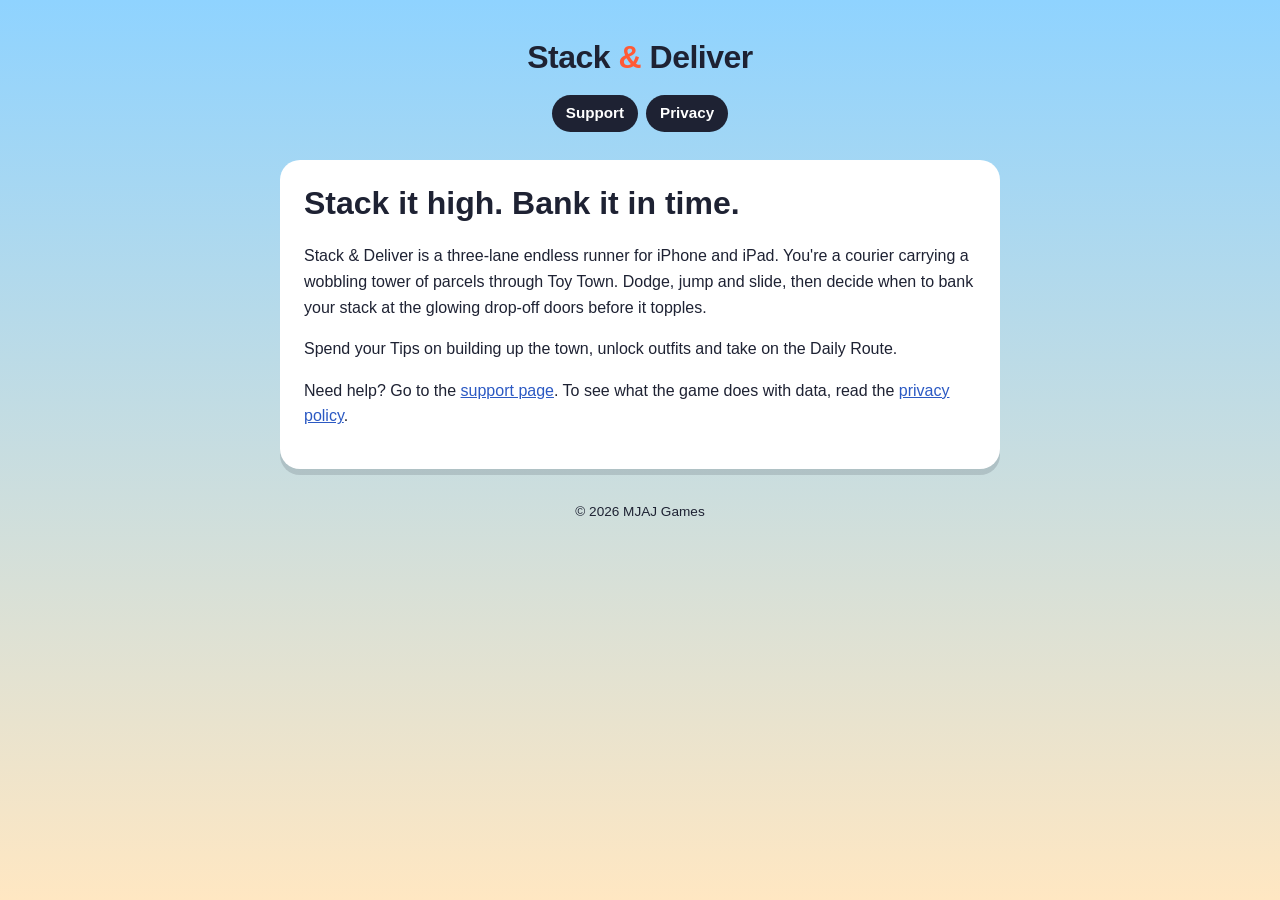
<file: index.html>
<!doctype html>
<html lang="en">
<head>
  <meta charset="utf-8">
  <meta name="viewport" content="width=device-width, initial-scale=1">
  <title>Stack &amp; Deliver</title>
  <meta name="description" content="Stack & Deliver: a wobbly parcel-stacking endless runner for iPhone and iPad.">
  <link rel="stylesheet" href="style.css">
</head>
<body>
  <header>
    <p class="logo"><a href="./">Stack <span>&amp;</span> Deliver</a></p>
    <nav><a href="support.html">Support</a><a href="privacy.html">Privacy</a></nav>
  </header>
  <main>
    <h1>Stack it high. Bank it in time.</h1>
    <p>Stack &amp; Deliver is a three-lane endless runner for iPhone and iPad. You're a courier carrying a wobbling tower of parcels through Toy Town. Dodge, jump and slide, then decide when to bank your stack at the glowing drop-off doors before it topples.</p>
    <p>Spend your Tips on building up the town, unlock outfits and take on the Daily Route.</p>
    <p>Need help? Go to the <a href="support.html">support page</a>. To see what the game does with data, read the <a href="privacy.html">privacy policy</a>.</p>
  </main>
  <footer>&copy; 2026 MJAJ Games</footer>
</body>
</html>
</file>
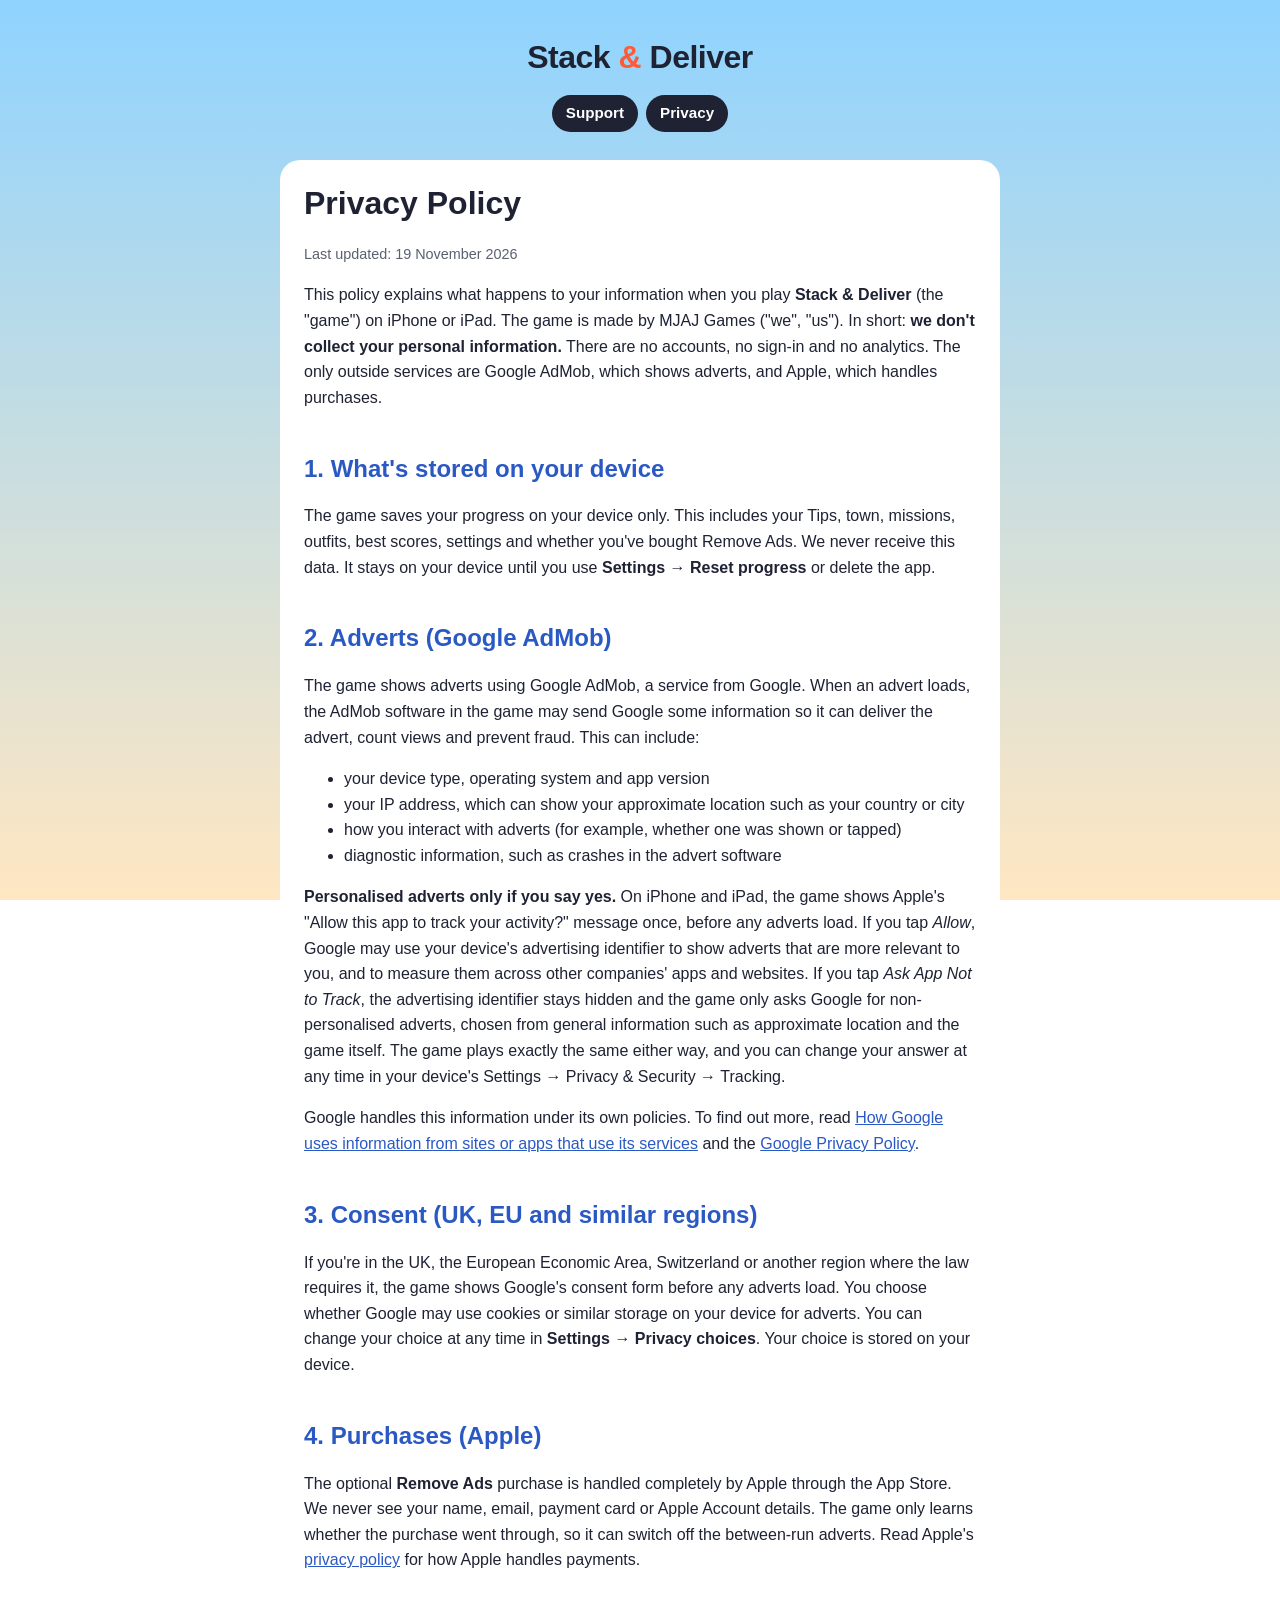
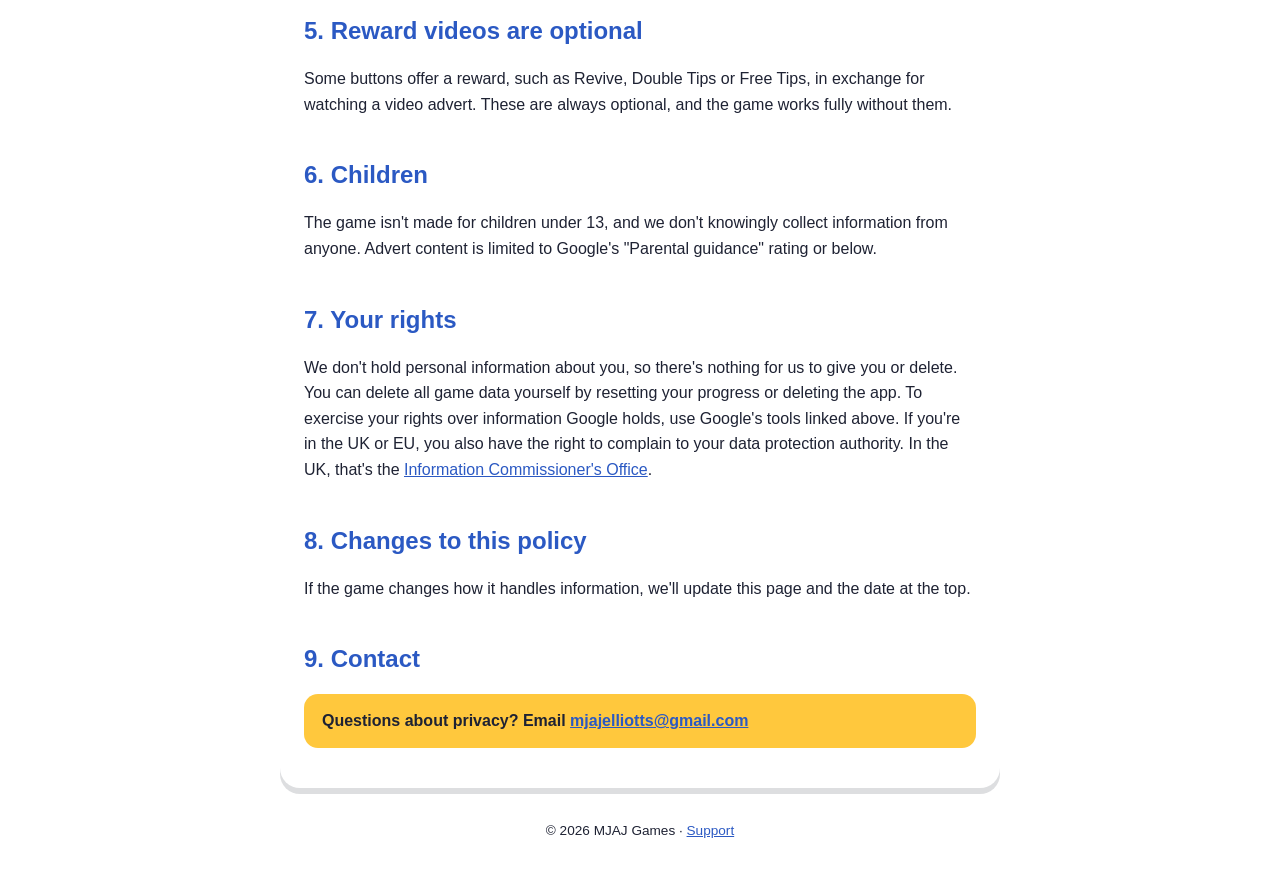
<file: privacy.html>
<!doctype html>
<html lang="en">
<head>
  <meta charset="utf-8">
  <meta name="viewport" content="width=device-width, initial-scale=1">
  <title>Stack &amp; Deliver Privacy</title>
  <meta name="description" content="Privacy policy for the Stack & Deliver game.">
  <link rel="stylesheet" href="style.css">
</head>
<body>
  <header>
    <p class="logo"><a href="./">Stack <span>&amp;</span> Deliver</a></p>
    <nav><a href="support.html">Support</a><a href="privacy.html">Privacy</a></nav>
  </header>
  <main>
    <h1>Privacy Policy</h1>
    <p class="updated">Last updated: 19 November 2026</p>
    <p>This policy explains what happens to your information when you play <strong>Stack &amp; Deliver</strong> (the "game") on iPhone or iPad. The game is made by MJAJ Games ("we", "us"). In short: <strong>we don't collect your personal information.</strong> There are no accounts, no sign-in and no analytics. The only outside services are Google AdMob, which shows adverts, and Apple, which handles purchases.</p>

    <h2>1. What's stored on your device</h2>
    <p>The game saves your progress on your device only. This includes your Tips, town, missions, outfits, best scores, settings and whether you've bought Remove Ads. We never receive this data. It stays on your device until you use <strong>Settings &rarr; Reset progress</strong> or delete the app.</p>

    <h2>2. Adverts (Google AdMob)</h2>
    <p>The game shows adverts using Google AdMob, a service from Google. When an advert loads, the AdMob software in the game may send Google some information so it can deliver the advert, count views and prevent fraud. This can include:</p>
    <ul>
      <li>your device type, operating system and app version</li>
      <li>your IP address, which can show your approximate location such as your country or city</li>
      <li>how you interact with adverts (for example, whether one was shown or tapped)</li>
      <li>diagnostic information, such as crashes in the advert software</li>
    </ul>
    <p><strong>Personalised adverts only if you say yes.</strong> On iPhone and iPad, the game shows Apple's "Allow this app to track your activity?" message once, before any adverts load. If you tap <em>Allow</em>, Google may use your device's advertising identifier to show adverts that are more relevant to you, and to measure them across other companies' apps and websites. If you tap <em>Ask App Not to Track</em>, the advertising identifier stays hidden and the game only asks Google for non-personalised adverts, chosen from general information such as approximate location and the game itself. The game plays exactly the same either way, and you can change your answer at any time in your device's Settings &rarr; Privacy &amp; Security &rarr; Tracking.</p>
    <p>Google handles this information under its own policies. To find out more, read <a href="https://policies.google.com/technologies/partner-sites">How Google uses information from sites or apps that use its services</a> and the <a href="https://policies.google.com/privacy">Google Privacy Policy</a>.</p>

    <h2>3. Consent (UK, EU and similar regions)</h2>
    <p>If you're in the UK, the European Economic Area, Switzerland or another region where the law requires it, the game shows Google's consent form before any adverts load. You choose whether Google may use cookies or similar storage on your device for adverts. You can change your choice at any time in <strong>Settings &rarr; Privacy choices</strong>. Your choice is stored on your device.</p>

    <h2>4. Purchases (Apple)</h2>
    <p>The optional <strong>Remove Ads</strong> purchase is handled completely by Apple through the App Store. We never see your name, email, payment card or Apple Account details. The game only learns whether the purchase went through, so it can switch off the between-run adverts. Read Apple's <a href="https://www.apple.com/legal/privacy/">privacy policy</a> for how Apple handles payments.</p>

    <h2>5. Reward videos are optional</h2>
    <p>Some buttons offer a reward, such as Revive, Double Tips or Free Tips, in exchange for watching a video advert. These are always optional, and the game works fully without them.</p>

    <h2>6. Children</h2>
    <p>The game isn't made for children under 13, and we don't knowingly collect information from anyone. Advert content is limited to Google's "Parental guidance" rating or below.</p>

    <h2>7. Your rights</h2>
    <p>We don't hold personal information about you, so there's nothing for us to give you or delete. You can delete all game data yourself by resetting your progress or deleting the app. To exercise your rights over information Google holds, use Google's tools linked above. If you're in the UK or EU, you also have the right to complain to your data protection authority. In the UK, that's the <a href="https://ico.org.uk/">Information Commissioner's Office</a>.</p>

    <h2>8. Changes to this policy</h2>
    <p>If the game changes how it handles information, we'll update this page and the date at the top.</p>

    <h2>9. Contact</h2>
    <p class="contact">Questions about privacy? Email <a href="mailto:mjajelliotts@gmail.com?subject=Stack%20%26%20Deliver%20privacy">mjajelliotts@gmail.com</a></p>
  </main>
  <footer>&copy; 2026 MJAJ Games &middot; <a href="support.html">Support</a></footer>
</body>
</html>
</file>
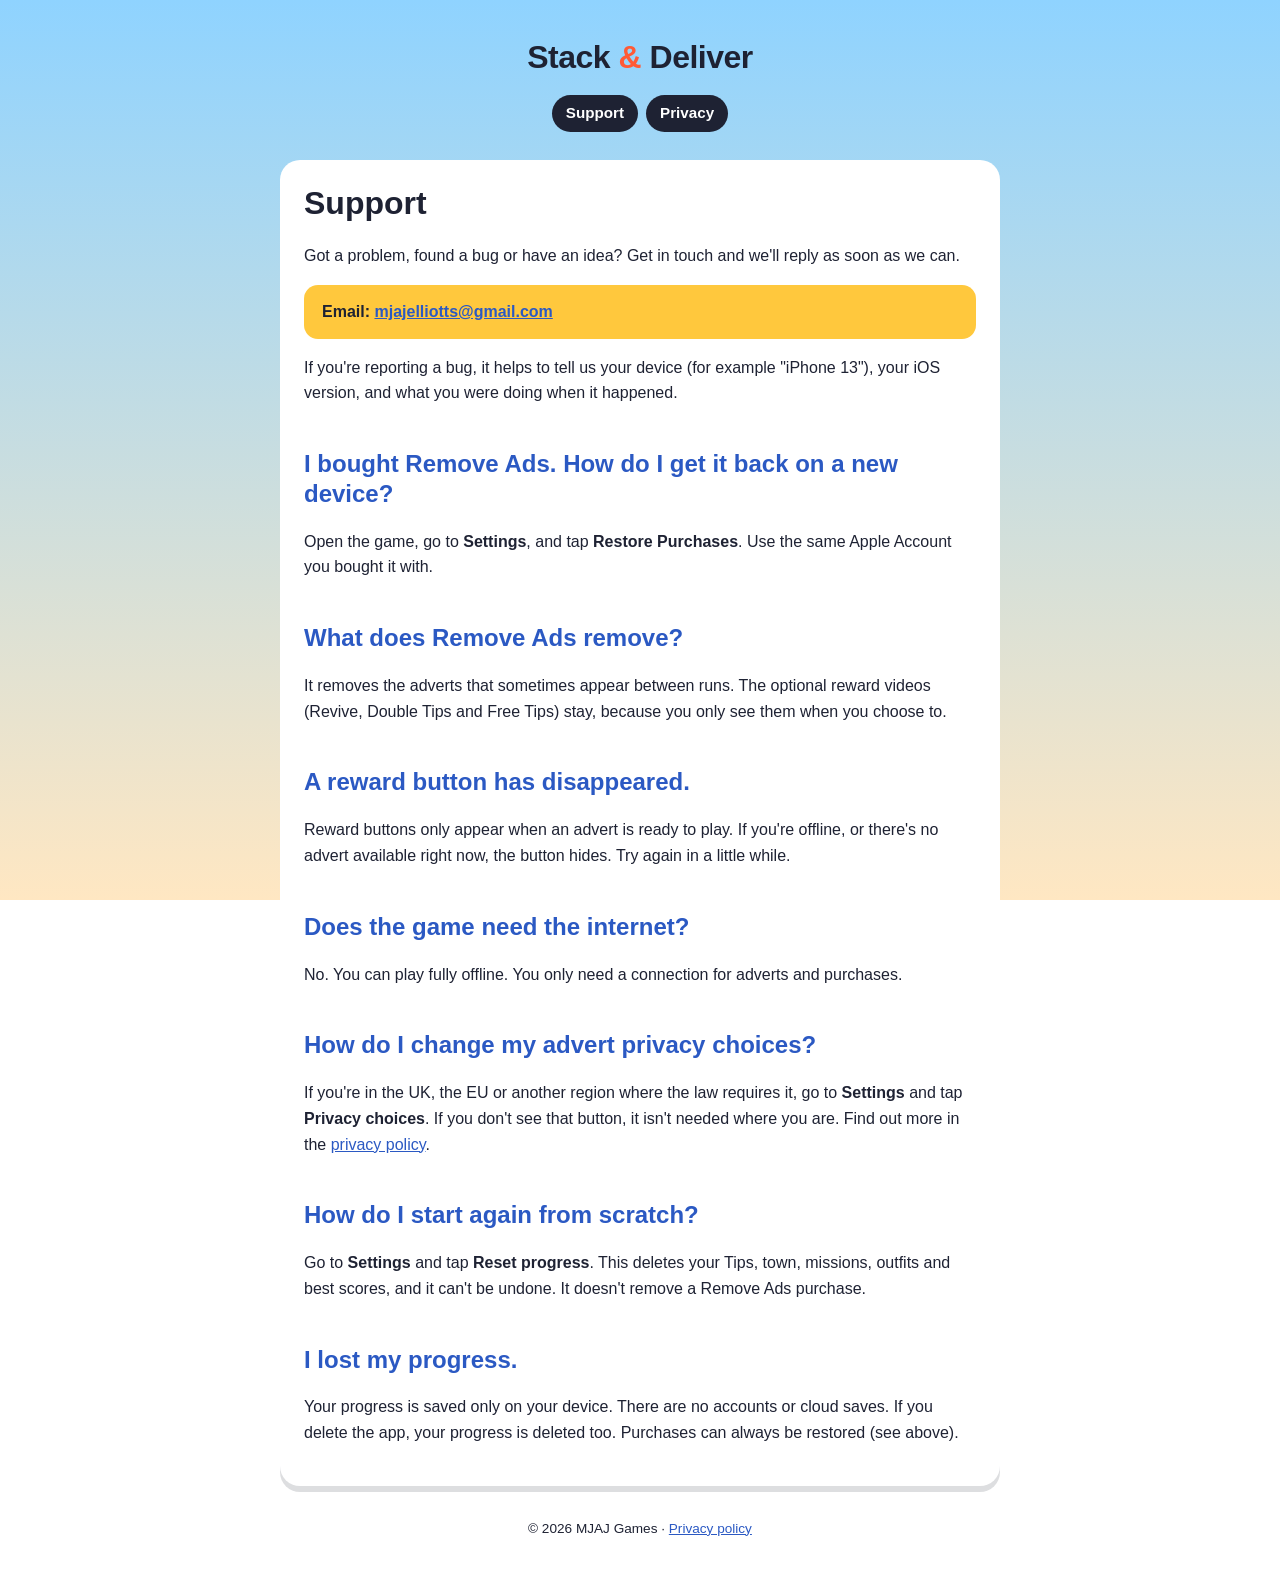
<file: support.html>
<!doctype html>
<html lang="en">
<head>
  <meta charset="utf-8">
  <meta name="viewport" content="width=device-width, initial-scale=1">
  <title>Stack &amp; Deliver Support</title>
  <meta name="description" content="Help and contact details for Stack & Deliver.">
  <link rel="stylesheet" href="style.css">
</head>
<body>
  <header>
    <p class="logo"><a href="./">Stack <span>&amp;</span> Deliver</a></p>
    <nav><a href="support.html">Support</a><a href="privacy.html">Privacy</a></nav>
  </header>
  <main>
    <h1>Support</h1>
    <p>Got a problem, found a bug or have an idea? Get in touch and we'll reply as soon as we can.</p>
    <p class="contact">Email: <a href="mailto:mjajelliotts@gmail.com?subject=Stack%20%26%20Deliver%20support">mjajelliotts@gmail.com</a></p>
    <p>If you're reporting a bug, it helps to tell us your device (for example "iPhone 13"), your iOS version, and what you were doing when it happened.</p>

    <h2>I bought Remove Ads. How do I get it back on a new device?</h2>
    <p>Open the game, go to <strong>Settings</strong>, and tap <strong>Restore Purchases</strong>. Use the same Apple Account you bought it with.</p>

    <h2>What does Remove Ads remove?</h2>
    <p>It removes the adverts that sometimes appear between runs. The optional reward videos (Revive, Double Tips and Free Tips) stay, because you only see them when you choose to.</p>

    <h2>A reward button has disappeared.</h2>
    <p>Reward buttons only appear when an advert is ready to play. If you're offline, or there's no advert available right now, the button hides. Try again in a little while.</p>

    <h2>Does the game need the internet?</h2>
    <p>No. You can play fully offline. You only need a connection for adverts and purchases.</p>

    <h2>How do I change my advert privacy choices?</h2>
    <p>If you're in the UK, the EU or another region where the law requires it, go to <strong>Settings</strong> and tap <strong>Privacy choices</strong>. If you don't see that button, it isn't needed where you are. Find out more in the <a href="privacy.html">privacy policy</a>.</p>

    <h2>How do I start again from scratch?</h2>
    <p>Go to <strong>Settings</strong> and tap <strong>Reset progress</strong>. This deletes your Tips, town, missions, outfits and best scores, and it can't be undone. It doesn't remove a Remove Ads purchase.</p>

    <h2>I lost my progress.</h2>
    <p>Your progress is saved only on your device. There are no accounts or cloud saves. If you delete the app, your progress is deleted too. Purchases can always be restored (see above).</p>
  </main>
  <footer>&copy; 2026 MJAJ Games &middot; <a href="privacy.html">Privacy policy</a></footer>
</body>
</html>
</file>
<file: style.css>
/* Stack & Deliver site: colours from the game's Toy Town palette. */
:root {
  --sky: #8FD3FF;
  --horizon: #FFE7C2;
  --ink: #1E2233;
  --gold: #FFC83D;
  --jacket: #FF5A36;
  --cap: #2B59C3;
  --card: #FFFFFF;
  --muted: #5B6170;
}
* { box-sizing: border-box; }
body {
  margin: 0;
  font-family: -apple-system, BlinkMacSystemFont, "Segoe UI", Roboto, Helvetica, Arial, sans-serif;
  line-height: 1.6;
  color: var(--ink);
  background: linear-gradient(var(--sky), var(--horizon)) fixed;
  min-height: 100vh;
}
header {
  text-align: center;
  padding: 32px 16px 8px;
}
header a { color: var(--ink); text-decoration: none; }
.logo { font-size: 2rem; font-weight: 800; margin: 0; letter-spacing: -0.5px; }
.logo span { color: var(--jacket); }
nav { margin-top: 8px; }
nav a {
  display: inline-block;
  margin: 4px;
  padding: 6px 14px;
  border-radius: 999px;
  background: var(--ink);
  color: #fff;
  font-weight: 600;
  font-size: 0.95rem;
}
main {
  max-width: 720px;
  margin: 16px auto 32px;
  padding: 24px;
  background: var(--card);
  border-radius: 20px;
  box-shadow: 0 6px 0 rgba(30, 34, 51, 0.15);
}
@media (max-width: 760px) { main { margin: 16px; padding: 20px 16px; } }
h1 { margin-top: 0; line-height: 1.2; }
h2 { margin-top: 1.8em; color: var(--cap); line-height: 1.25; }
a { color: var(--cap); }
.updated { color: var(--muted); font-size: 0.9rem; }
.contact {
  background: var(--gold);
  border-radius: 14px;
  padding: 14px 18px;
  font-weight: 600;
}
footer { text-align: center; color: var(--ink); font-size: 0.85rem; padding: 0 16px 32px; }
</file>
